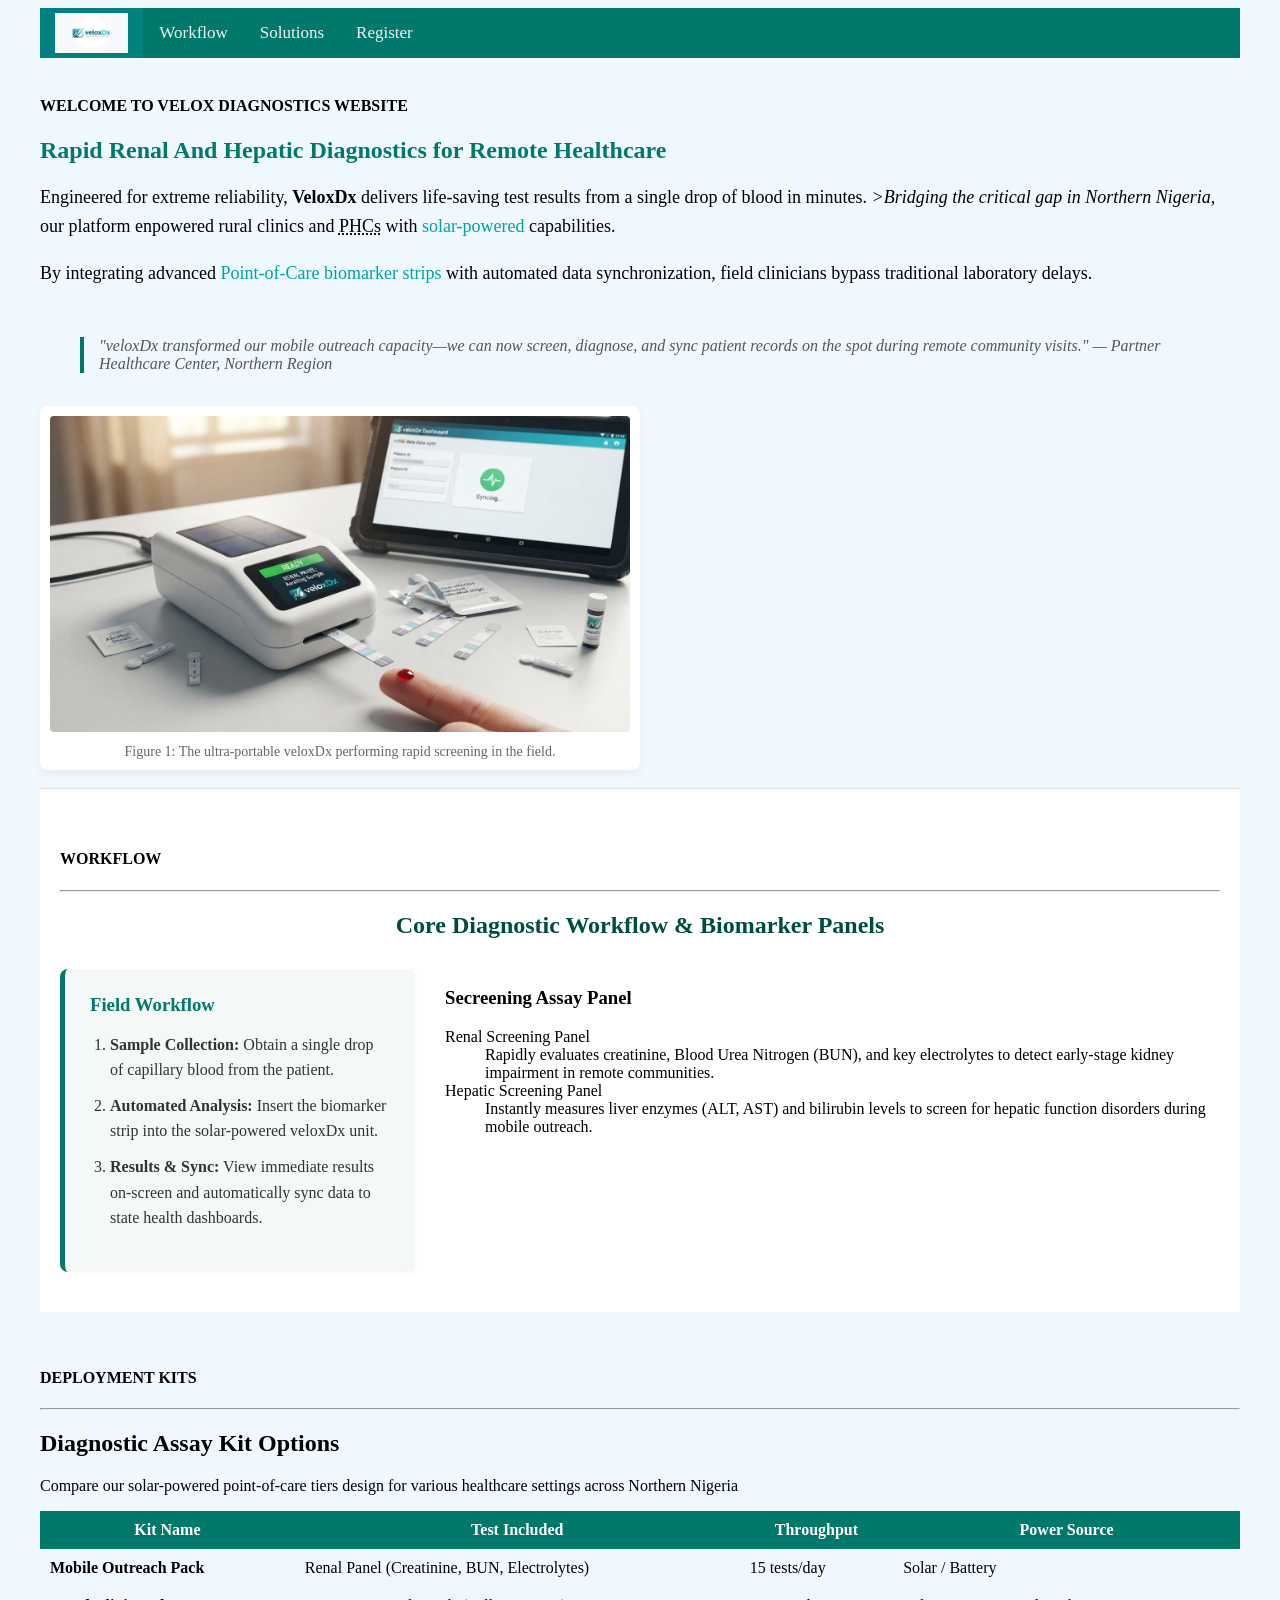
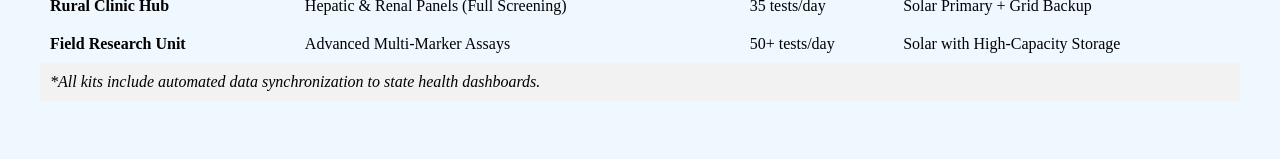
<file: Lesson_One/index.html>
<!DOCTYPE html>
<html lang="en">
<head>
    <meta charset="UTF-8">
    <meta name="viewport" content="width=device-width, initial-scale=1.0">
    <link rel="stylesheet" href="index.css">
    <title>VeloxDiagnostics</title>
</head>
<body>
    <header>
        <nav>
            <div class="topnav">
                <a class="logo-link" href="#home">
                <img src="VeloxDx.jpg" alt="veloxDx Logo" class="nav-logo">
                </a>
                <a href="#workflow">Workflow</a>
                <a href="#solutions">Solutions</a>
                <a href="#register">Register</a>
            </div>
        </nav><br>
        <h4>WELCOME TO VELOX DIAGNOSTICS WEBSITE</h4>
    </header>
    <section id="about" class="hero-section">
        <div class="hero-text">
            <h1>Rapid Renal And Hepatic Diagnostics for Remote Healthcare</h1>
            <p>Engineered for extreme reliability, <strong>VeloxDx</strong> delivers life-saving test results from a single drop of blood in minutes. <em>>Bridging the critical gap in Northern Nigeria</em>, our platform enpowered rural clinics and <abbr title="Primary Health Care">PHCs</abbr> with <span class="highlight">solar-powered</span> capabilities.
            </p>
            <p>By integrating advanced <span class="highlight">Point-of-Care biomarker strips</span> with automated data  synchronization, field clinicians bypass traditional laboratory delays.
            </p><br>
            <blockquote>
            "veloxDx transformed our mobile outreach capacity—we can now screen, diagnose, and sync patient records on the spot during remote community visits." 
            <cite>— Partner Healthcare Center, Northern Region</cite>
            </blockquote>
        </div><br>
        <div class="image-container">
            <figure>
                <img src="VeloxDx-pic.jpg" alt="veloxDx ultra-portable diagnostic device with test strips">
                <figcaption>Figure 1: The ultra-portable veloxDx performing rapid screening in the field.</figcaption>
            </figure>
        </div>
    </section><br>
    <section id="workflow" class="services-section">
        <h4>WORKFLOW</h4><hr>
        <h2>Core Diagnostic Workflow & Biomarker Panels</h2>
        <div class="services-container">
            <div class="workflow">
                <!-- Ordered List -->
                <h3>Field Workflow</h3>
                <ol>
                    <li><strong>Sample Collection:</strong> Obtain a single drop of capillary blood from the patient.</li>
                    <li><strong>Automated Analysis:</strong> Insert the biomarker strip into the solar-powered veloxDx unit.</li>
                    <li><strong>Results & Sync:</strong> View immediate results on-screen and automatically sync data to state health dashboards.</li>
                </ol>
            </div>
            <!-- Description List -->
            <div class="screening">
                <h3>Secreening Assay Panel</h3>
                <dl>
                    <dt>Renal Screening Panel</dt>
                    <dd>Rapidly evaluates creatinine, Blood Urea Nitrogen (BUN), and key electrolytes to detect early-stage kidney impairment in remote communities.</dd>
                    <dt>Hepatic Screening Panel</dt>
                    <dd>Instantly measures liver enzymes (ALT, AST) and bilirubin levels to screen for hepatic function disorders during mobile outreach.</dd>
                </dl>
            </div>
        </div>
    </section><br><br>
    <section id="solutions" class="table-section">
        <h4>DEPLOYMENT KITS</h4><hr>
        <h2>Diagnostic Assay Kit Options</h2>
        <p>Compare our solar-powered point-of-care tiers design for various healthcare settings across Northern Nigeria</p>
        <table cellpadding="10"; cellspacing="0"; style="border: 1; width: 100%; border-collapse: collapse">
            <thead>
                <tr style="background-color: #00796b; color: white">
                    <th>Kit Name</th>
                    <th>Test Included</th>
                    <th>Throughput</th>
                    <th>Power Source</th> 
                </tr>
            </thead>
            <tbody>
                <tr>
                    <td><strong>Mobile Outreach Pack</strong></td>
                    <td>Renal Panel (Creatinine, BUN, Electrolytes)</td>
                    <td>15 tests/day</td>
                    <td>Solar / Battery</td>
                </tr>
                <tr>
                    <td><strong>Rural Clinic Hub</strong></td>
                    <td>Hepatic & Renal Panels (Full Screening)</td>
                    <td>35 tests/day</td>
                    <td>Solar Primary + Grid Backup</td>
                </tr>
                <tr>
                    <td><strong>Field Research Unit</strong></td>
                    <td>Advanced Multi-Marker Assays</td>
                    <td>50+ tests/day</td>
                    <td>Solar with High-Capacity Storage</td>
                </tr>
            </tbody>
            <tfoot>
                <tr style="background-color: #f2f2f2;">
                    <td colspan="4"><em>*All kits include automated data synchronization to state health dashboards.</em></td>
                    </tr>
            </tfoot>
        </table>

    </section><br>
</body>
</html>
</file>
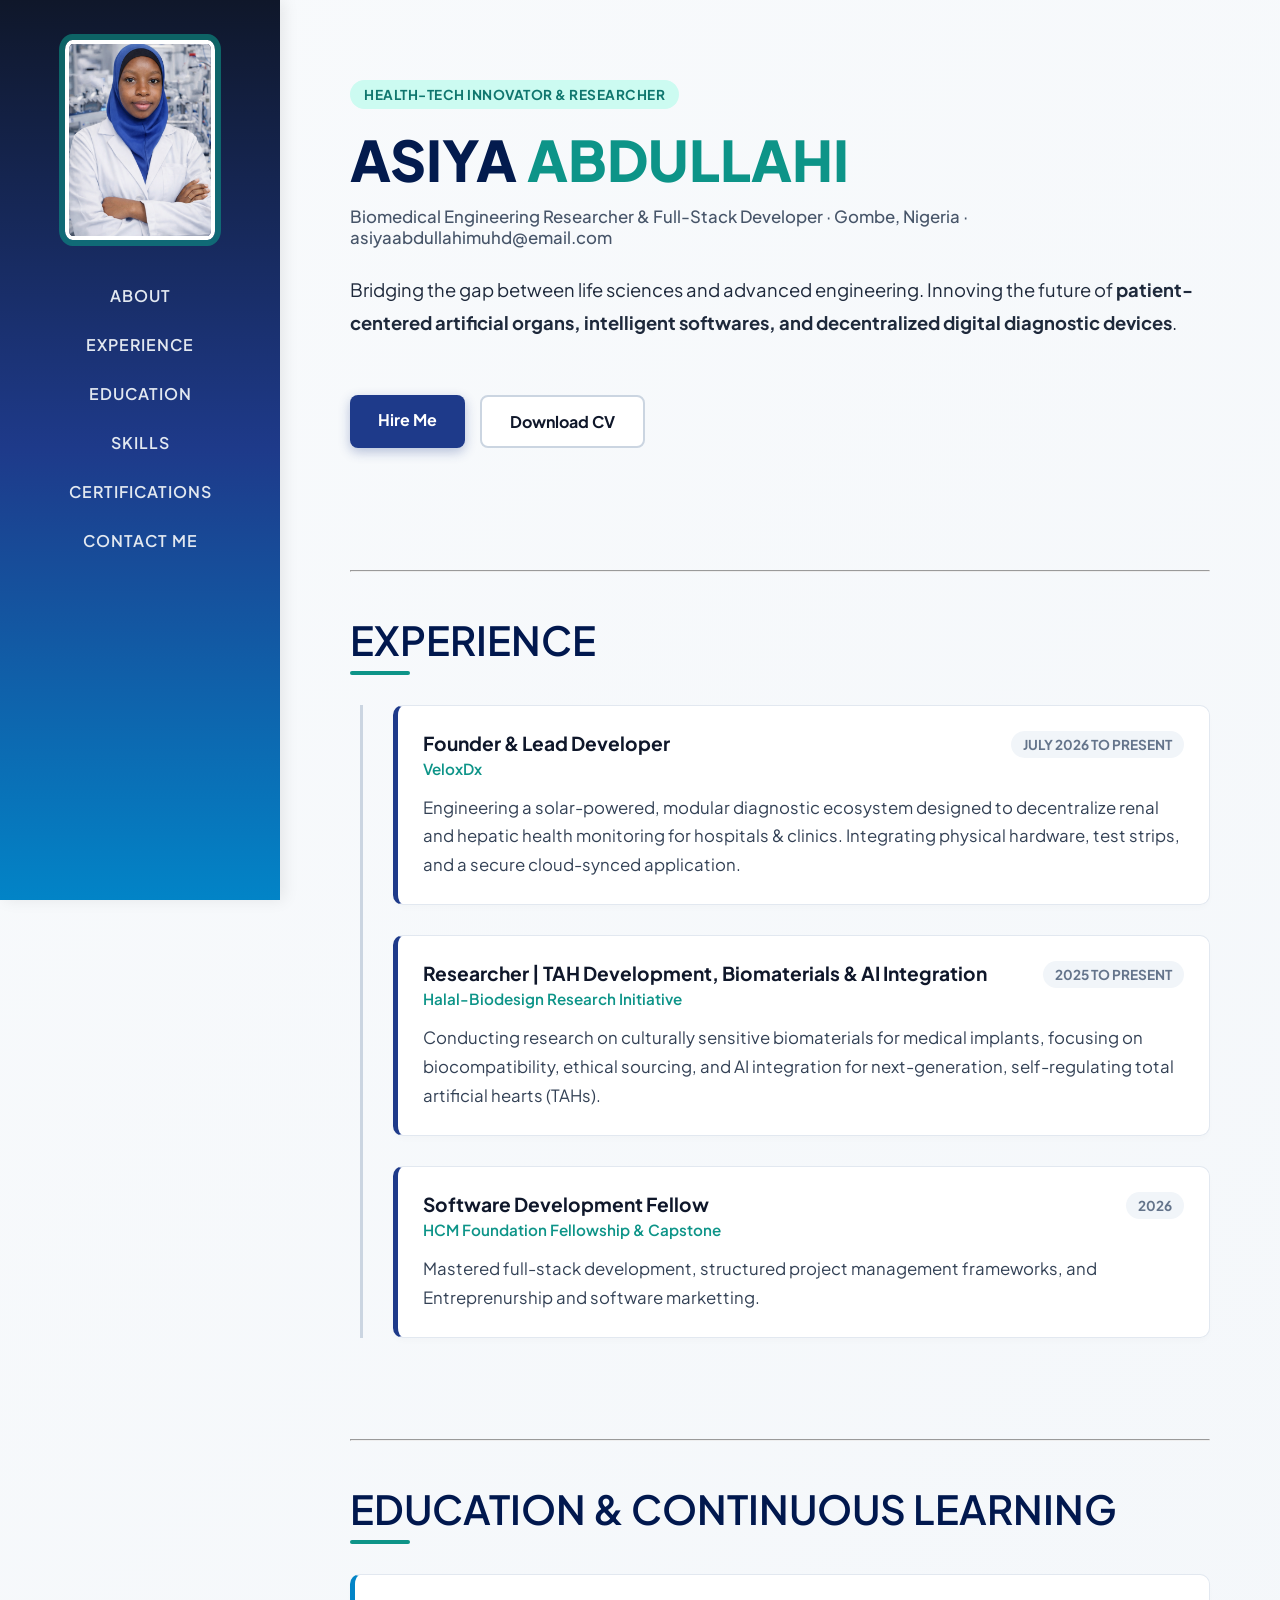
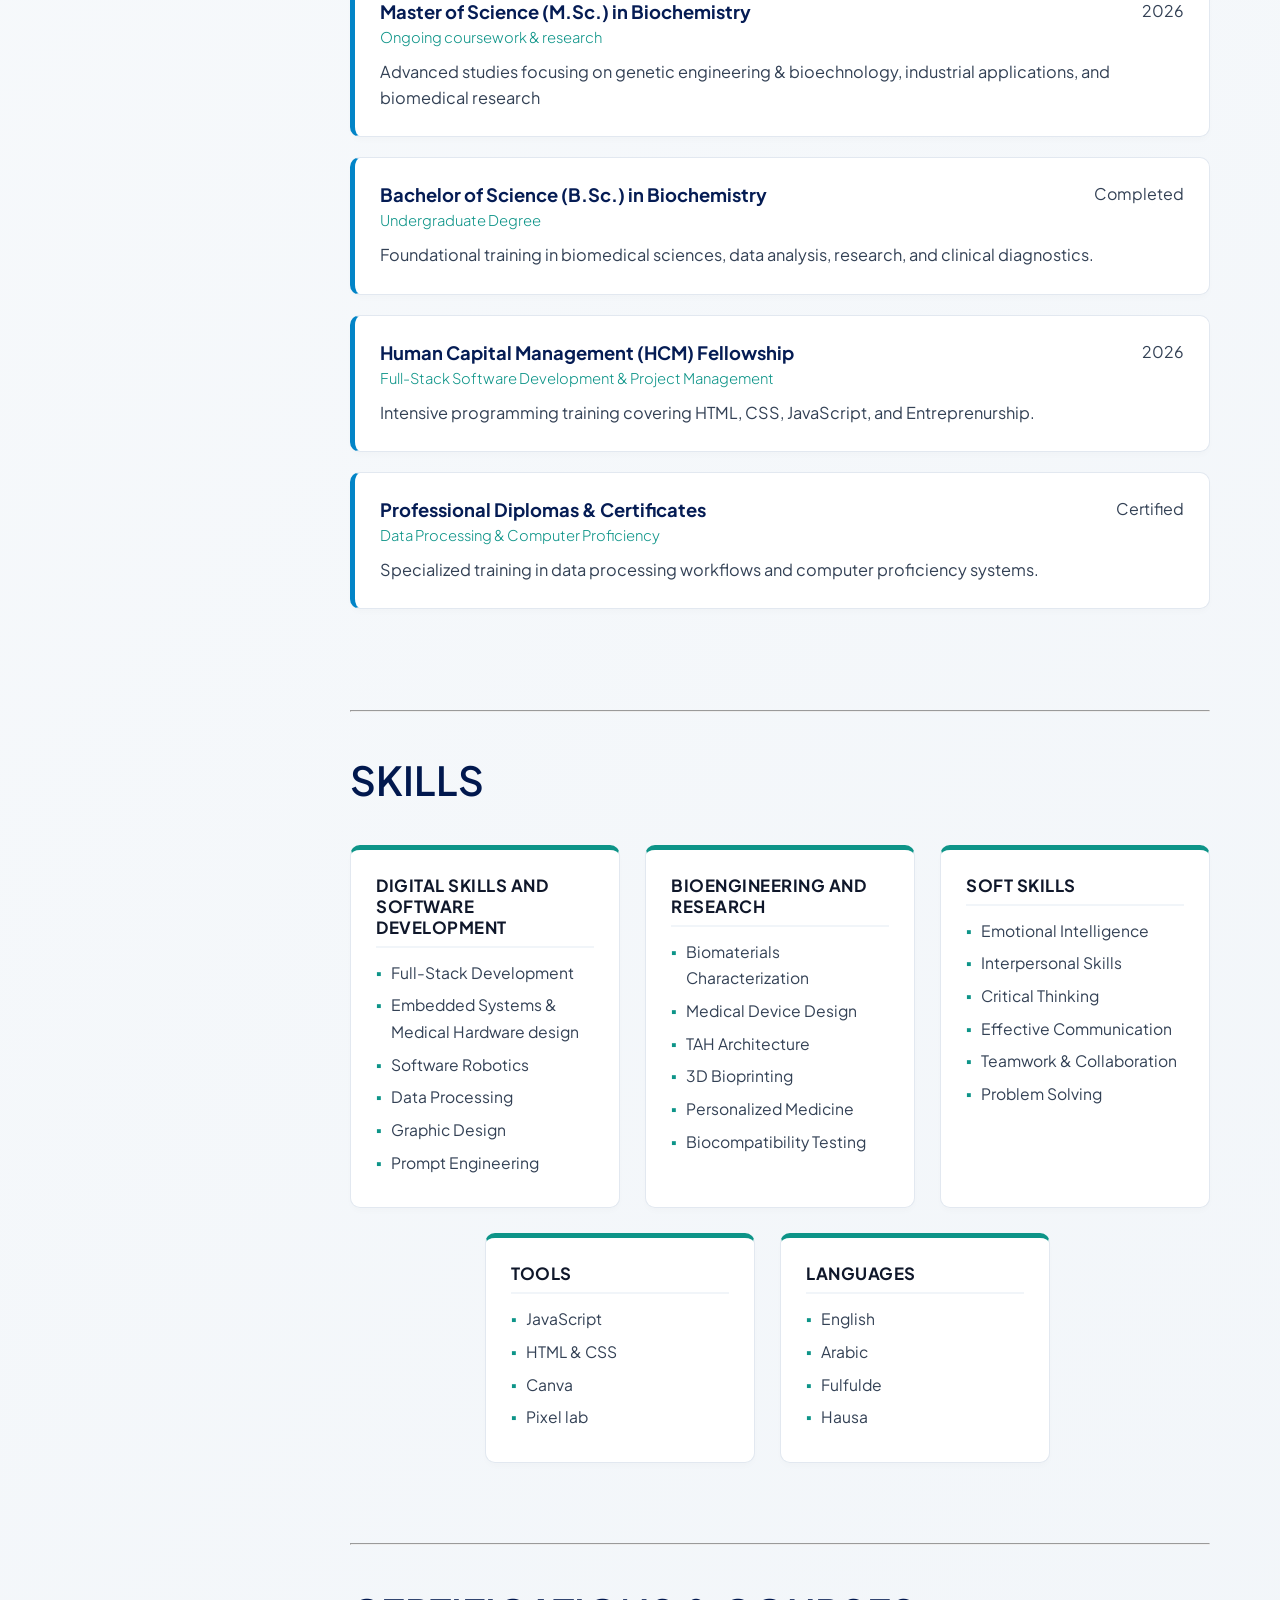
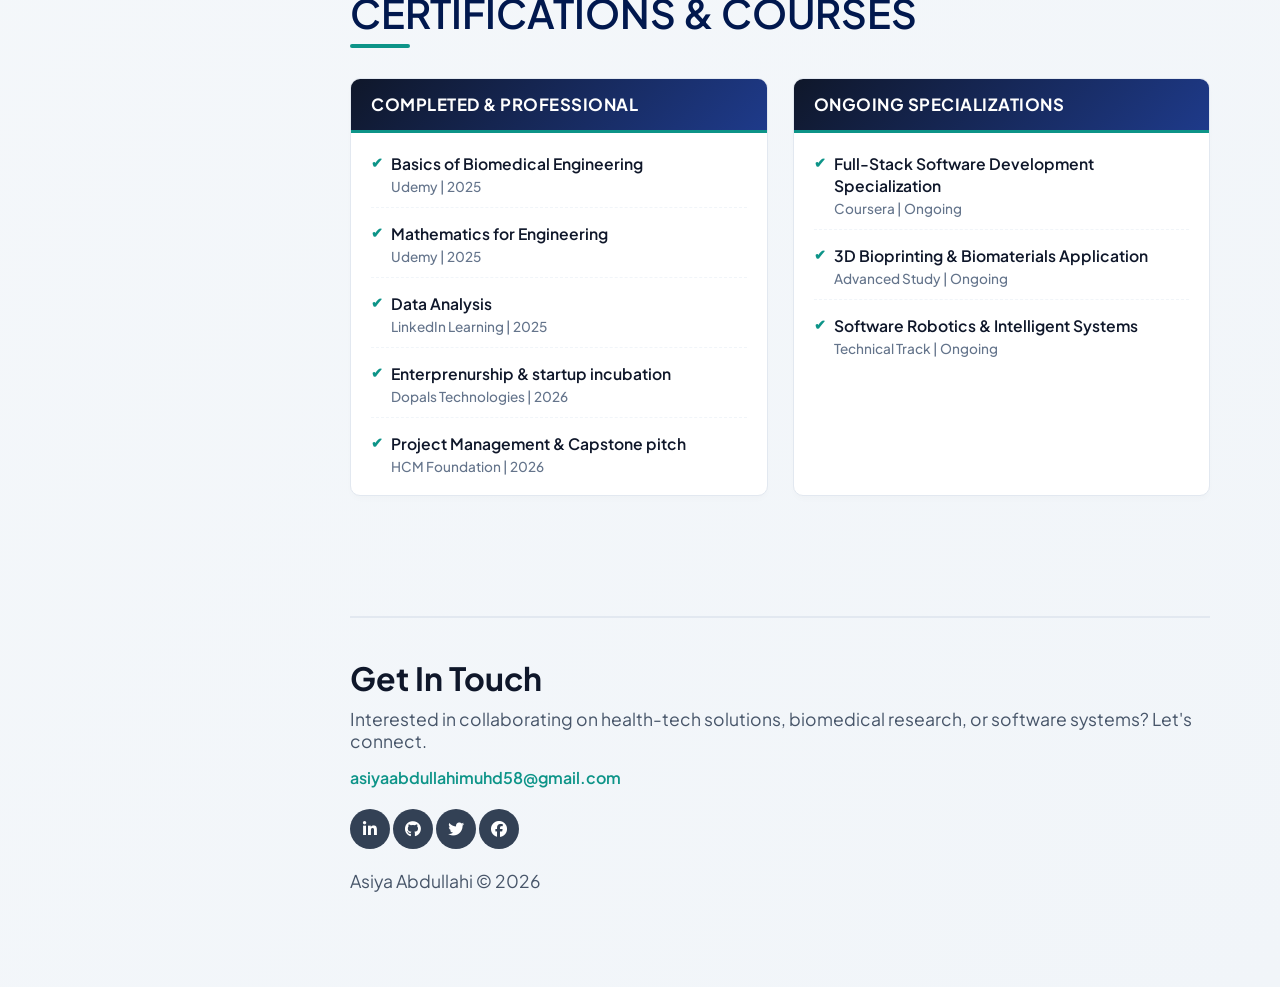
<file: Lesson_Three/index2.html>
<!DOCTYPE html>
<html lang="en">
<head>
    <meta charset="UTF-8">
    <meta name="viewport" content="width=device-width, initial-scale=1.0">
    <title>Asiya Abdullahi - Portfolio</title>
    <!-- Google Fonts -->
    <link rel="stylesheet" href="https://cdnjs.cloudflare.com/ajax/libs/font-awesome/6.4.0/css/all.min.css">
    <link href="https://fonts.googleapis.com/css2?family=Plus+Jakarta+Sans:wght@400;500;600;700;800&display=swap" rel="stylesheet">
    <link rel="stylesheet" href="index2.css">
</head>
<body>
    <!-- Left Vertical Navigation Bar -->
    <nav id="sidebar">
        <div class="profile-container">
            <img src="asiya.jpg" alt="Asiya Abdullahi" class="profile-pic">
        </div>
        <ul class="nav-links">
            <li><a href="#about">About</a></li>
            <li><a href="#experience">Experience</a></li>
            <li><a href="#education">Education</a></li>
            <li><a href="#skills">Skills</a></li>
            <li><a href="#certifications">Certifications</a></li>
            <li><a href="#contact">Contact Me</a></li>
        </ul>
    </nav>
    <!-- Main Content Area -->
    <main id="content">
        <!-- Hero Section -->
        <section id="about" class="hero-section">
            <span class="hero-badge">Health-Tech Innovator & Researcher</span><br>
            <h1>Asiya <span class="highlight">Abdullahi</span></h1>
            <p class="sub-text">Biomedical Engineering Researcher & Full-Stack Developer · Gombe, Nigeria · asiyaabdullahimuhd@email.com</p>          
            <p class="bio-desc">
                Bridging the gap between life sciences and advanced engineering. Innoving the future of <strong>patient-centered artificial organs, intelligent softwares, and decentralized digital diagnostic devices</strong>.
            </p><br>
            <div class="cta-buttons">
                <a href="#contact" class="btn btn-primary">Hire Me</a>
                <a href="#resume" class="btn btn-secondary">Download CV</a>
            </div><br><br>
        </section>
        
        <!-- Experience Section -->
        <section id="experience" class="content-section">
            <hr><br><br>
            <h2>Experience</h2>           
            <div class="timeline-container">               
                <!-- Experience Item 1 -->
                <div class="exp-item">
                    <div class="exp-header-row">
                        <div>
                            <h3>Founder & Lead Developer</h3>
                            <span class="company-name">VeloxDx</span>
                        </div>
                        <span class="exp-date">July 2026 to Present</span>
                    </div>
                    <p>
                        Engineering a solar-powered, modular diagnostic ecosystem designed to decentralize renal and hepatic health monitoring for hospitals & clinics. Integrating physical hardware, test strips, and a secure cloud-synced application.
                    </p>
                </div>
                <!-- Experience Item 2 -->
                <div class="exp-item">
                    <div class="exp-header-row">
                        <div>
                            <h3>Researcher | TAH Development, Biomaterials & AI Integration</h3>
                            <span class="company-name">Halal-Biodesign Research Initiative</span>
                        </div>
                        <span class="exp-date">2025 to Present</span>
                    </div>
                    <p>
                        Conducting research on culturally sensitive biomaterials for medical implants, focusing on biocompatibility, ethical sourcing, and AI integration for next-generation, self-regulating total artificial hearts (TAHs).
                    </p>
                </div>
                <div class="exp-item">
                    <div class="exp-header-row">
                        <div>
                            <h3>Software Development Fellow</h3>
                            <span class="company-name">HCM Foundation Fellowship & Capstone</span>
                        </div>
                        <span class="exp-date">2026</span>
                    </div>
                    <p>
                        Mastered full-stack development, structured project management frameworks, and Entreprenurship and software marketting.
                    </p>
                </div>

            </div>
        </section>
        <!-- Education & Continuous Learning Section -->
        <section id="education" class="content-section">
            <br><hr><br><br>
            <h2>Education & Continuous Learning</h2>           
            <div class="education-container">                
                <!-- Education Item 1 -->
                <div class="edu-card">
                    <div class="edu-header">
                        <div>
                            <h3>Master of Science (M.Sc.) in Biochemistry</h3>
                            <span class="edu-institution">Ongoing coursework & research</span>
                        </div>
                        <span class="edu-date">2026</span>
                    </div>
                    <p>Advanced studies focusing on genetic engineering & bioechnology, industrial applications, and biomedical research</p>
                </div>
                <div class="edu-card">
                    <div class="edu-header">
                        <div>
                            <h3>Bachelor of Science (B.Sc.) in Biochemistry</h3>
                            <span class="edu-institution">Undergraduate Degree</span>
                        </div>
                        <span class="edu-date">Completed</span>
                    </div>
                    <p>Foundational training in biomedical sciences, data analysis, research, and clinical diagnostics.</p>
                </div>
                <div class="edu-card">
                    <div class="edu-header">
                        <div>
                            <h3>Human Capital Management (HCM) Fellowship</h3>
                            <span class="edu-institution">Full-Stack Software Development & Project Management</span>
                        </div>
                        <span class="edu-date">2026</span>
                    </div>
                    <p>Intensive programming training covering HTML, CSS, JavaScript, and Entreprenurship.</p>
                </div>
                <div class="edu-card">
                    <div class="edu-header">
                        <div>
                            <h3>Professional Diplomas & Certificates</h3>
                            <span class="edu-institution">Data Processing & Computer Proficiency</span>
                        </div>
                        <span class="edu-date">Certified</span>
                    </div>
                    <p>Specialized training in data processing workflows and computer proficiency systems.</p>
                </div>

            </div><br>
        </section>
        <section class="skill-section" id="skills">
            <hr><br><br>
            <h2 class="skill-heading">SKILLS</h2>
            <div class="skill-grid-container">
                <div class="skill-card">
                    <h4 id="allh4">DIGITAL SKILLS AND SOFTWARE DEVELOPMENT</h4>
                        <ul id="skills-list">
                            <li>Full-Stack Development</li>
                            <li>Embedded Systems & Medical Hardware design</li>
                            <li>Software Robotics</li>
                            <li>Data Processing</li>
                            <li>Graphic Design</li>
                            <li>Prompt Engineering</li>
                        </ul>
                </div>
                <div class="skill-card">
                    <h4 id="allh4">BIOENGINEERING AND RESEARCH</h4>
                        <ul id="skills-list">
                            <li>Biomaterials Characterization</li>
                            <li>Medical Device Design</li>
                            <li>TAH Architecture</li>
                            <li>3D Bioprinting</li>
                            <li>Personalized Medicine</li>
                            <li>Biocompatibility Testing</li>
                        </ul>
                </div>
                <div class="skill-card">
                    <h4 id="allh4">SOFT SKILLS</h4>
                        <ul id="skills-list">
                            <li>Emotional Intelligence</li>
                            <li>Interpersonal Skills</li>
                            <li>Critical Thinking</li>
                            <li>Effective Communication</li>
                            <li>Teamwork & Collaboration</li>
                            <li>Problem Solving</li>
                        </ul>
                </div>
                <div class="skill-card">
                    <h4 id="allh4">TOOLS</h4>
                    <ul id="skills-list">
                        <li>JavaScript</li>
                        <li>HTML & CSS</li>
                        <li>Canva</li>
                        <li>Pixel lab</li>
                    </ul>
                </div>
                <div class="skill-card">
                    <h4 id="allh4">LANGUAGES</h4>
                    <ul id="skills-list">
                        <li>English</li>
                        <li>Arabic</li>
                        <li>Fulfulde</li>
                        <li>Hausa</li>
                    </ul>
                </div>

            </div>
        </section>
        <!-- Certifications & Additional Courses Section -->
        <section class="content-section" id="certifications">
            <hr><br><br>
            <h2 class="c">CERTIFICATIONS & COURSES</h2>                      
            <div class="cert-container">
                <!-- Completed Certifications -->
                <div class="cert-card">
                    <div class="cert-header">Completed & Professional</div>
                    <ul class="cert-list">
                        <li>
                            <span class="cert-name">Basics of Biomedical Engineering</span>
                            <span class="cert-meta">Udemy | 2025</span>
                        </li>
                        <li>
                            <span class="cert-name">Mathematics for Engineering</span>
                            <span class="cert-meta">Udemy | 2025</span>
                        </li>
                        <li>
                            <span class="cert-name">Data Analysis</span>
                            <span class="cert-meta">LinkedIn Learning | 2025</span>
                        </li>
                        <li>
                            <span class="cert-name">Enterprenurship & startup incubation</span>
                            <span class="cert-meta">Dopals Technologies | 2026</span>
                        </li>
                        <li>
                            <span class="cert-name">Project Management & Capstone pitch</span>
                            <span class="cert-meta">HCM Foundation | 2026</span>
                        </li>
                    </ul>
                </div>
                <!-- Ongoing Courses & Advanced Specializations -->
                <div class="cert-card">
                    <div class="cert-header">Ongoing Specializations</div>
                    <ul class="cert-list">
                        <li>
                            <span class="cert-name">Full-Stack Software Development Specialization</span>
                            <span class="cert-meta">Coursera | Ongoing</span>
                        </li>
                        <li>
                            <span class="cert-name">3D Bioprinting & Biomaterials Application</span>
                            <span class="cert-meta">Advanced Study | Ongoing</span>
                        </li>
                        <li>
                            <span class="cert-name">Software Robotics & Intelligent Systems</span>
                            <span class="cert-meta">Technical Track | Ongoing</span>
                        </li>
                    </ul>
                </div>
            </div>
        </section>     
        <!-- Footer / Contact Section -->
        <footer id="contact">
            <h2>Get In Touch</h2>
            <p>Interested in collaborating on health-tech solutions, biomedical research, or software systems? Let's connect.</p>
            <a href="mailto:asiyaabdullahimuhd58@gmail.com" class="email-link">asiyaabdullahimuhd58@gmail.com</a>
            <br><br>
                <a href="www.linkedin.com/in/asiya-abdullahi-muhammad-16ba07263" target="_blank" class="social-icon"><i class="fab fa-linkedin-in"></i></a>
                <a href=" https://www.github.com/SyntaxQueen-58" target="_github" class="social-icon"><i class="fab fa-github"></i></a>
                <a href="https://www.x.com/Asycool" target="_blank" class="social-icon"><i class="fab fa-twitter"></i></a>
                <a href="https://www.facebook.com/aseyer.abdullahi" target="_blank" class="social-icon"><i class="fab fa-facebook"></i></a>
            </div><br><br>
            <p class="copy-right">Asiya Abdullahi &copy; 2026</p>
        </footer>
    </main>

</body>
</html>
</file>
<file: Lesson_One/index.css>
body { background-color: aliceblue; margin-left: 20px;
    margin-right: 20px; margin-bottom: 20px; padding-left: 20px;
    padding-right: 20px; padding-bottom: 20px;
    box-sizing: border-box; font-family: Cambria, Cochin, Georgia, Times, 'Times New Roman', serif;
}
.topnav {
  background-color: #00796b; /* Teal family */
  overflow: hidden;
  display: flex;
  align-items: center;
  position: sticky; top: 0
}
.topnav .logo-link {
  padding: 5px 15px;
  background: teal;
  display: flex;
  align-items: center;
}
.topnav .nav-logo {
  height: 40px;
  width: auto;
}
.topnav a {
  float: right;
  color: #f2f2f2;
  text-align: center;
  padding: 14px 16px;
  text-decoration: none;
  font-size: 17px;
}
.topnav a:hover {
  background-color: #ddd;
  color: black;
}
.hero-text h1{
  margin-bottom: 15; font-family: Georgia, 'Times New Roman', Times, serif;
  color: #00796b;
}
.hero-text p{
    margin-bottom: 15px;
    color: black; line-height: 1.6;
    font-size: 18px;
}
.highlight{
    color: rgb(0, 161, 164);
}
.hero-text blockquote{
    margin-bottom: 15px;
    border-left: 4px solid #00796b;
    padding-left: 15px;
    font-style: italic;
    color: #555; font-size: 16px;
}
.image-container {
  flex: 1;
  max-width: 50%;
  text-align: center;
}
.image-container figure {
  margin: 0;
  background: white;
  padding: 10px;
  border-radius: 8px;
  box-shadow: 0 4px 8px rgba(0,0,0,0.05);
}
.image-container img {
  max-width: 100%;
  height: auto;
  border-radius: 4px;
}
.image-container figcaption{
    color: #666;
    margin-top: 8px;
    font-size: 14px;
}
.services-section {
  padding: 40px 20px;
  background-color: #ffffff;
  border-top: 1px solid #e0e0e0;
}
.services-section h2 {
  color: #004d40;
  text-align: center;
  margin-bottom: 30px;
}
.services-container {
  display: flex;
  gap: 30px;
  justify-content: center;
}
.workflow, .secrening {
  flex: 1;
  min-width: 300px;
  background-color: #f4f8f7;
  padding: 25px;
  border-radius: 8px;
  box-shadow: 0 2px 5px rgba(0,0,0,0.03);
  border-left: 5px solid #00796b;
}
.workflow h3, .secrening h3 {
  color: #00796b;
  margin-top: 0;
  margin-bottom: 15px;
}
.workflow ol {
  padding-left: 20px;
  color: #333;
  line-height: 1.6;
}
.workflow li {
  margin-bottom: 10px;
}
.secrening dt {
  font-weight: bold;
  color: #01493d;
  margin-top: 15px;
}
.secrening dd {
  margin-left: 0;
  color: #555;
  margin-top: 5px;
  line-height: 1.5;
}
</file>
<file: Lesson_Three/index2.css>
/* Reset and Global Font */
* {
    margin: 0;
    padding: 0;
    box-sizing: border-box;
    font-family: 'Plus Jakarta Sans', sans-serif;
}
body {
    display: flex;
    background: linear-gradient(135deg, #f8fafc 0%, #f1f5f9 100%);
    color: #334155;
    overflow-x: hidden;
    min-height: 100vh;
}
/* Left Fixed Sidebar */
#sidebar {
    width: 280px;
    height: 100vh;
    background: linear-gradient(180deg, #0f172a 0%, #1e3a8a 50%, #0284c7 100%);
    position: fixed;
    top: 0;
    left: 0;
    display: flex;
    flex-direction: column;
    align-items: center;
    padding-top: 40px;
    box-shadow: 4px 0 15px rgba(0, 0, 0, 0.08);
}
.profile-container {
    margin-bottom: 25px;
}
.profile-pic {
    width: 150px;
    height: 200px;
    border-radius: 5%;
    object-fit: cover;
    border: 4px solid #ffffff;
    box-shadow: 0 0 0 6px rgba(13, 148, 136, 0.6); 
}
.nav-links {
    list-style: none;
    width: 100%;
    text-align: center;
}
.nav-links li {
    width: 100%;
    margin: 4px 0;
}
.nav-links a {
    display: block;
    color: #e2e8f0;
    text-decoration: none;
    font-weight: 600;
    font-size: 1rem;
    padding: 12px 0;
    text-transform: uppercase;
    letter-spacing: 1px;
    transition: all 0.3s ease;
}
.nav-links a:hover {
    background-color: rgba(13, 148, 136, 0.8);
    color: #ffffff;
    padding-left: 10px;
}
/* Main Content Area */
#content {
    margin-left: 280px;
    padding: 80px 70px;
    width: calc(100% - 280px);
}
.hero-section {
    max-width: 850px;
}
.hero-badge {
    display: inline-block;
    background-color: #ccfbf1;
    color: #0f766e;
    font-weight: 700;
    font-size: 0.85rem;
    padding: 6px 14px;
    border-radius: 20px;
    text-transform: uppercase;
    letter-spacing: 0.5px;
    margin-bottom: 20px;
}
.hero-section h1 {
    font-size: 3.5rem;
    color: #031b4e;
    text-transform: uppercase;
    font-weight: 800;
    line-height: 1.1;
    margin-bottom: 15px;
}
.hero-section h1 .highlight {
    color: #0d9488;
}
.sub-text {
    font-size: 1.05rem;
    color: #475569;
    margin-bottom: 25px;
    font-weight: 500;
}
.bio-desc {
    font-size: 1.15rem; 
    line-height: 1.8; 
    color: #1e293b;
    margin-bottom: 35px;
}
.cta-buttons {
    display: flex;
    gap: 15px;
}
.btn {
    display: inline-block;
    padding: 14px 28px;
    font-size: 1rem;
    font-weight: 700;
    text-decoration: none;
    border-radius: 8px;
    transition: transform 0.2s ease, box-shadow 0.2s ease;
}
.btn-primary {
    background-color: #1e3a8a;
    color: #ffffff;
    box-shadow: 0 4px 12px rgba(30, 58, 138, 0.3);
}
.btn-primary:hover {
    background-color: #0d9488;
    transform: translateY(-2px);
}
.btn-secondary {
    background-color: #ffffff;
    color: #0f172a;
    border: 2px solid #cbd5e1;
}
.btn-secondary:hover {
    border-color: #0d9488;
    color: #0d9488;
    transform: translateY(-2px);
}
/* Experience Section Styling */
.content-section {
    margin-top: 80px;
    max-width: 900px;
}
.content-section h2 {
    font-size: 2.5rem;
    color: #01184e;
    text-transform: uppercase;
    font-weight: 600;
    margin-bottom: 30px;
    position: relative;
    padding-bottom: 10px;
}
.content-section h2::after {
    content: '';
    position: absolute;
    left: 0;
    bottom: 0;
    width: 60px;
    height: 4px;
    background-color: #0d9488;
    border-radius: 2px;
}
.timeline-container {
    position: relative;
    padding-left: 30px;
    border-left: 3px solid #cbd5e1; /* The vertical line you requested */
    margin-left: 10px;
}
.exp-item {
    position: relative;
    background: #ffffff;
    padding: 25px;
    border-radius: 10px;
    margin-bottom: 30px;
    border: 1px solid #e2e8f0;
    border-left: 5px solid #1e3a8a; /* Navy accent border on the left of each box */
    box-shadow: 0 4px 6px -1px rgba(0, 0, 0, 0.02);
    transition: transform 0.2s ease, box-shadow 0.2s ease;
}

.exp-item:hover {
    transform: translateY(-3px);
    box-shadow: 0 10px 15px -3px rgba(0, 0, 0, 0.06);
    border-left-color: #0d9488; /* Shifts to teal on hover for a nice touch */
}

.exp-header-row {
    display: flex;
    justify-content: space-between;
    align-items: flex-start;
    flex-wrap: wrap;
    gap: 10px;
    margin-bottom: 15px;
}

.exp-item h3 {
    font-size: 1.2rem;
    color: #0f172a;
    font-weight: 700;
    margin-bottom: 3px;
}

.company-name {
    font-size: 0.95rem;
    font-weight: 600;
    color: #0d9488;
}

.exp-date {
    font-size: 0.85rem;
    font-weight: 700;
    color: #64748b;
    background-color: #f1f5f9;
    padding: 5px 12px;
    border-radius: 20px;
    text-transform: uppercase;
}
.exp-item p {
    font-size: 1.05rem;
    line-height: 1.7;
    color: #334155;
}
/* Education section style */
.education-container {
    display: flex;
    flex-direction: column;
    gap: 20px;
}
.edu-card {
    background: #ffffff;
    padding: 25px;
    border-radius: 10px;
    border: 1px solid #e2e8f0;
    border-left: 5px solid #0284c7;
    box-shadow: 0 4px 6px -1px rgba(0, 0, 0, 0.02);
    transition: transform 0.2s ease, box-shadow 0.2s ease;
}
.edu-card:hover {
    transform: translateY(-3px);
    box-shadow: 0 10px 15px -3px rgba(0, 0, 0, 0.06);
    border-left-color: #0d9488; 
}
.edu-header {
    display: flex;
    justify-content: space-between;
    align-items: flex-start;
    flex-wrap: wrap;
    gap: 10px;
    margin-bottom: 12px;
}
.edu-card h3 {
    font-size: 1.15rem;
    color: #051c54;
    font-weight: 700;
    margin-bottom: 3px;
}
.edu-institution {
    font-size: 0.92rem;
    font-weight: 300;
    color: #0d9488;
}
.edu-card p {
    font-size: 1.02rem;
    line-height: 1.6;
    color: #334155;
}
/* Skills Section style */
.skill-section {
    margin-top: 80px;
    max-width: 950px;
}
.skill-heading {
   font-size: 2.5rem;
    color: #01184e;
    text-transform: uppercase;
    font-weight: 600;
    margin-bottom: 30px;
    position: relative;
    padding-bottom: 10px; 
}
.skill-grid-container {
    display: grid;
    grid-template-columns: repeat(3, 1fr);
    gap: 25px;
    margin-top: 20px;
}
.skill-card {
    background: #ffffff;
    padding: 25px;
    border-radius: 10px;
    border: 1px solid #e2e8f0;
    border-top: 5px solid #0d9488; /* Teal accent border */
    box-shadow: 0 4px 6px -1px rgba(0, 0, 0, 0.02);
    transition: transform 0.2s ease, box-shadow 0.2s ease;
}
.skill-card:hover {
    transform: translateY(-3px);
    box-shadow: 0 10px 15px -3px rgba(0, 0, 0, 0.06);
    border-top-color: #1e3a8a; /* Shifts to navy on hover */
}
#allh4 {
    font-size: 1.05rem;
    color: #0f172a;
    font-weight: 700;
    margin-bottom: 12px;
    text-transform: uppercase;
    letter-spacing: 0.5px;
    border-bottom: 2px solid #f1f5f9;
    padding-bottom: 8px;
}
#skills-list {
    list-style-type: none;
    padding-left: 0;
}
#skills-list li {
    font-size: 0.98rem;
    line-height: 1.7;
    color: #334155;
    position: relative;
    padding-left: 15px;
    margin-bottom: 6px;
}
#skills-list li::before {
    content: "▪";
    position: absolute;
    left: 0;
    color: #0d9488;
    font-weight: bold;
}
/* Center and balance the bottom 2 cards (Card 4 and 5) */
.skill-grid-container .skill-card:nth-child(4) {
    grid-column: 1 / 2;
    transform: translateX(50%);
}
.skill-grid-container .skill-card:nth-child(5) {
    grid-column: 2 / 3;
    transform: translateX(50%);
}
/* Responsive adjustment for smaller screens */
@media (max-width: 1024px) {
    .skill-grid-container {
        grid-template-columns: repeat(2, 1fr);
    }
    
    .skill-grid-container .skill-card:nth-child(4),
    .skill-grid-container .skill-card:nth-child(5) {
        grid-column: auto;
        transform: none;
    }
}
@media (max-width: 640px) {
    .skill-grid-container {
        grid-template-columns: 1fr;
    }
}
/* Certifications & Courses Section style */
.cert-container {
    display: grid;
    grid-template-columns: repeat(auto-fit, minmax(320px, 1fr));
    gap: 25px;
    margin-top: 20px;
}
.cert-card {
    background: #ffffff;
    border-radius: 10px;
    border: 1px solid #e2e8f0;
    overflow: hidden;
    box-shadow: 0 4px 6px -1px rgba(0, 0, 0, 0.02);
    transition: transform 0.2s ease, box-shadow 0.2s ease;
}
.cert-card:hover {
    transform: translateY(-3px);
    box-shadow: 0 10px 15px -3px rgba(0, 0, 0, 0.06);
}
.cert-header {
    background: linear-gradient(135deg, #0f172a 0%, #1e3a8a 100%);
    color: #ffffff;
    font-size: 1.05rem;
    font-weight: 700;
    padding: 15px 20px;
    text-transform: uppercase;
    letter-spacing: 0.5px;
    border-bottom: 3px solid #0d9488;
}
.cert-list {
    list-style-type: none;
    padding: 20px;
}
.cert-list li {
    display: flex;
    flex-direction: column;
    position: relative;
    padding-left: 20px;
    margin-bottom: 15px;
    border-bottom: 1px dashed #f1f5f9;
    padding-bottom: 12px;
}
.cert-list li:last-child {
    margin-bottom: 0;
    border-bottom: none;
    padding-bottom: 0;
}
.cert-list li::before {
    content: "✔";
    position: absolute;
    left: 0;
    top: 0;
    color: #0d9488;
    font-weight: bold;
    font-size: 0.9rem;
}
.cert-name {
    font-size: 0.98rem;
    font-weight: 600;
    color: #0f172a;
    line-height: 1.4;
}
.cert-meta {
    font-size: 0.85rem;
    color: #64748b;
    margin-top: 3px;
    font-weight: 500;
}
#contact {
    margin-top: 120px;
    padding-top: 40px;
    border-top: 2px solid #e2e8f0;
}
#contact h2 {
    color: #0f172a;
    font-size: 2rem;
    margin-bottom: 10px;
}
#contact p {
    font-size: 1.1rem;
    color: #475569;
    margin-bottom: 15px;
}
.social-icons {
    display: flex;
    gap: 30px;
}
.social-icon {
    display: inline-flex;
    align-items: center;
    justify-content: center;
    width: 40px;
    height: 40px;
    background-color: #334155;
    color: #ffffff;
    border-radius: 50%;
    font-size: 1rem;
    transition: background-color 0.2s ease, transform 0.2s ease;
    text-decoration: none;
}
.social-icon:hover {
    background-color: #0d9488;
    transform: translateY(-2px);
    color: #ffffff;
}
.email-link {
    color: #0d9488;
    font-weight: 600;
    text-decoration: none;
    transition: color 0.2s ease;
}
.email-link:hover {
    color: #1e3a8a;
    text-decoration: underline;
}
.copy-right{
    text-align: justify;
    ;
}
</file>
